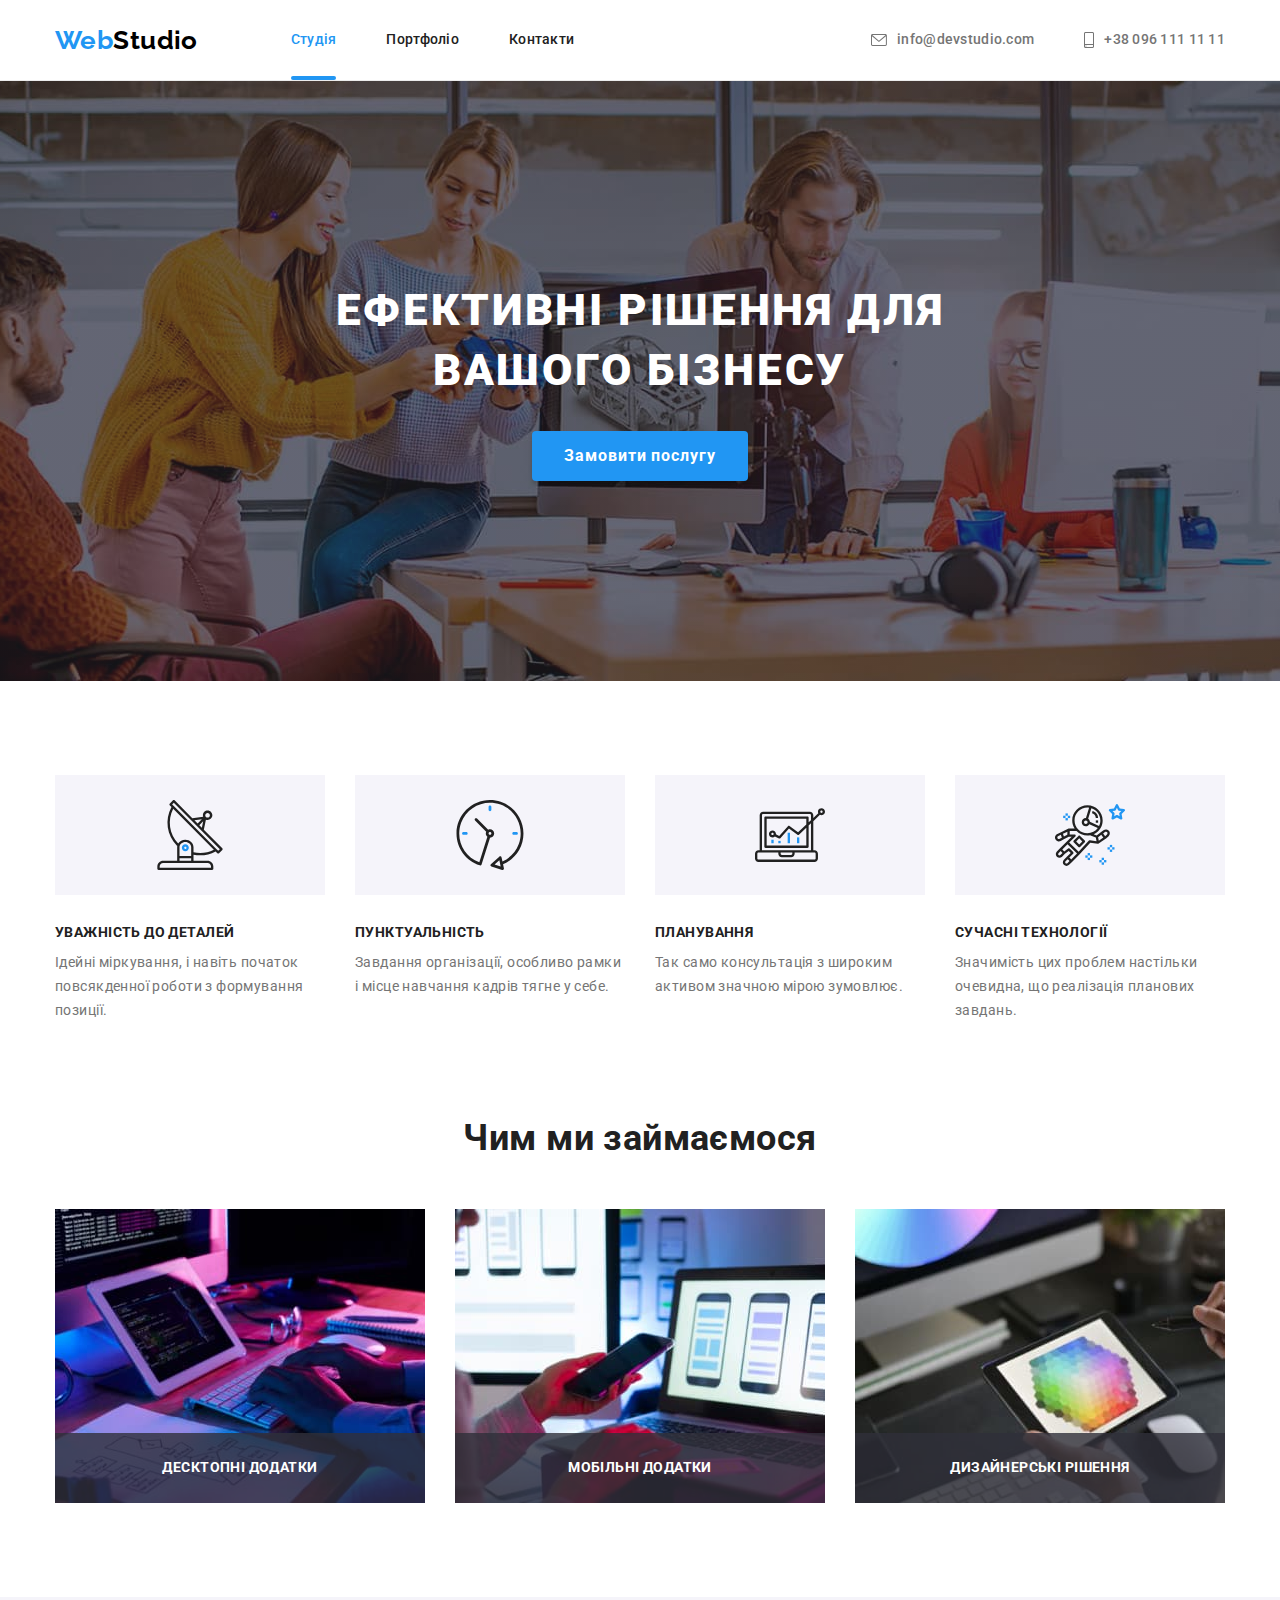
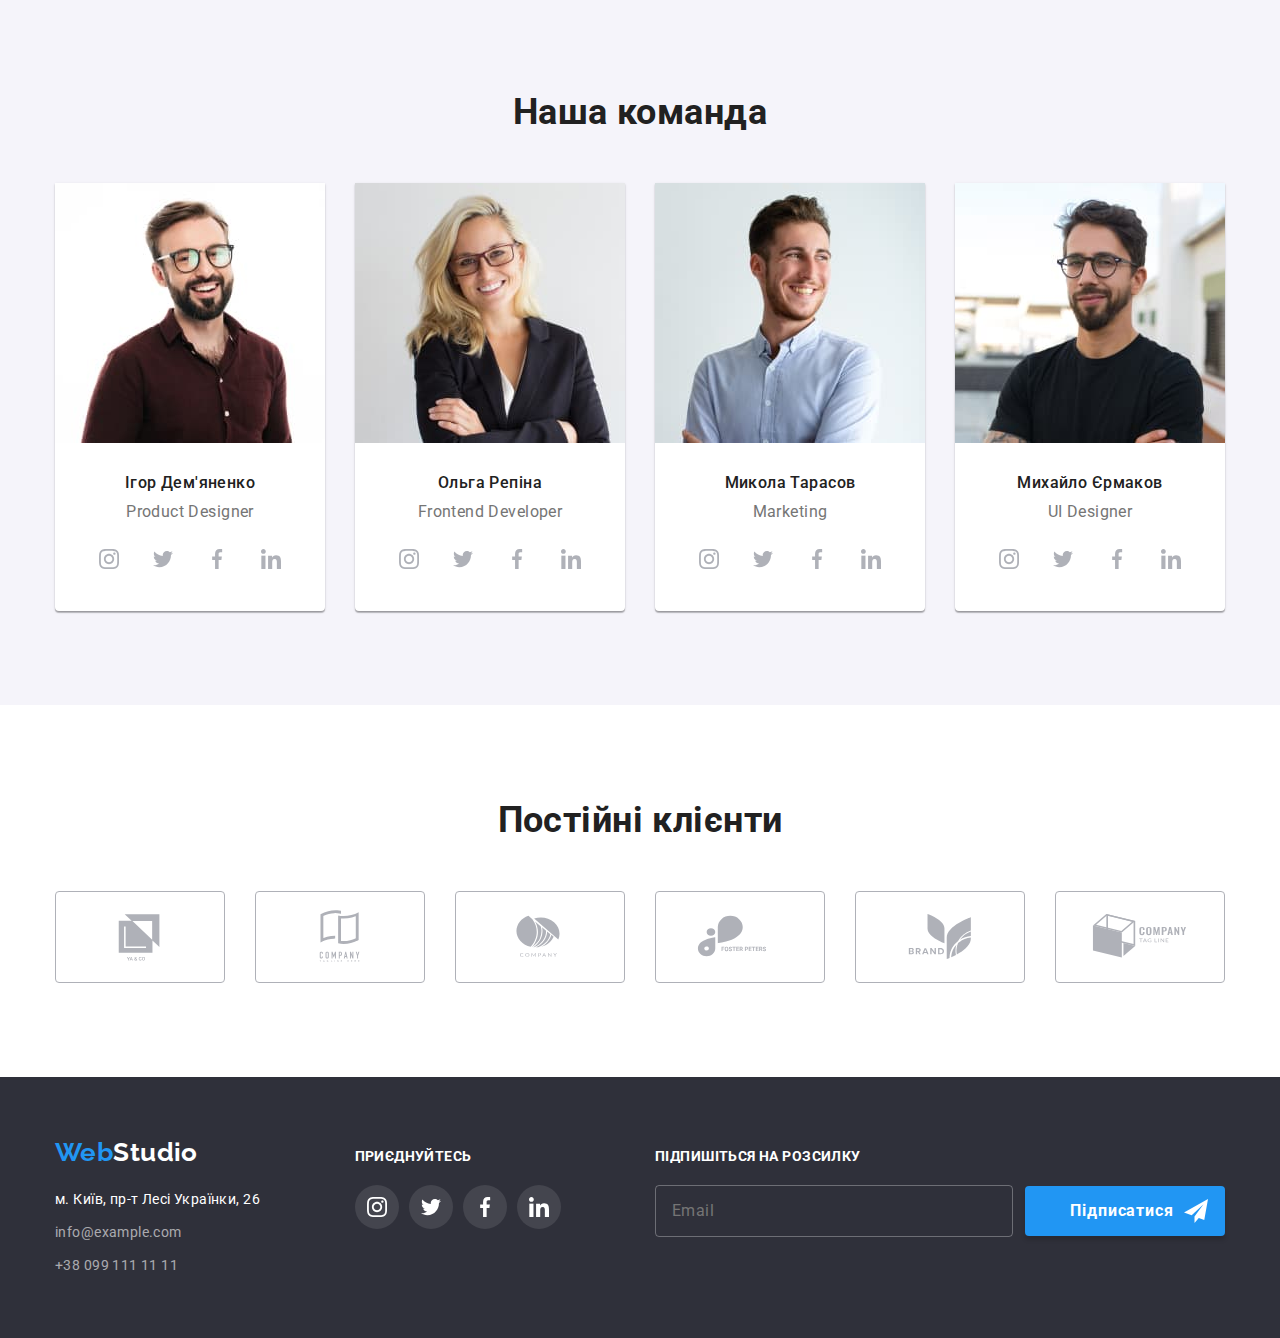
<file: index.html>
<!DOCTYPE html>
<html lang="uk">
<head>
    <meta charset="UTF-8">
    <meta http-equiv="X-UA-Compatible" content="IE=edge">
    <meta name="viewport" content="width=device-width, initial-scale=1.0">
    <title>Webstudio</title>
    <link rel="preconnect" href="https://fonts.googleapis.com">
    <link rel="preconnect" href="https://fonts.gstatic.com" crossorigin>
    <link href="https://fonts.googleapis.com/css2?family=Raleway:wght@700&family=Roboto:wght@400;500;700;900&display=swap"
        rel="stylesheet">
    <link rel="stylesheet" href="https://cdnjs.cloudflare.com/ajax/libs/modern-normalize/1.1.0/modern-normalize.min.css"> 
    <link rel="stylesheet" href="./css/main.min.css">
    <!-- <link rel="stylesheet" href="./css/styles.css"> -->

    
</head>
<body>
    <!--HEADER--> 
    <header class="page-header">
        <div class="container page-header__container">
         <nav class="page-nav">
             <a class="logo page-header__logo link" href="./index.html" lang="en">Web<span class="logo__part-header">Studio</span></a>
             <ul class="menu list">
                  <li class="menu__item">
                        <a class="menu__link link menu__link_current" href="./index.html">Студія</a>
                 </li>
                 <li class="menu__item">
                     <a class="menu__link link" href="./portfolio.html">Портфоліо</a>
                 </li>
                 <li class="menu__item">
                     <a class="menu__link link" href="">Контакти</a>
                 </li>
             </ul>
         </nav>
         <ul class="contact-list list">
               <li class="contact-list__item">
                 <a class="contact-list__link link" href="mailto:info@devstudio.com">
                    <svg class="contact-list__icon" width="16" height="12">
                        <use href="./images/sprite.svg#icon-envelope"></use>
                    </svg>
                    info@devstudio.com</a>
             </li>
             <li class="contact-list__item">
                 <a class="contact-list__link link" href="tel:+380961111111">
                    <svg class="contact-list__icon" width="10" height="16">
                        <use href="./images/sprite.svg#icon-smartphone"></use>
                    </svg>
                    +38 096 111 11 11</a>
                </li>
         </ul>
        </div>
    </header>
    
    <!--UNIQUE PAGE CONTENT-->
    <main>
        <!-- HERO -->
        <section class="hero">
            <div class="container">
            <h1 class="main-title">
                Ефективні рішення для вашого бізнесу  
            </h1>
            <button type="button" class="modal-btn" data-modal-open>Замовити послугу</button>
            </div>
        </section>

        <!-- COMPANY QUALITIES -->
        <section class="section">
            <div class="container">
            <h2 class="visually-hidden">Основні якості нашої компанії</h2> 
            <ul class="company-qualities-list list">
                <li class="company-qualities-list__item icon-antenna">
                   <h3 class="section-subtitle section-subtitle_company-qualities-subtitle">
                       Уважність до деталей 
                   </h3>
                   <p class="section-description">
                    Ідейні міркування, і навіть початок повсякденної роботи з формування позиції.
                   </p>
                </li>
                <li class="company-qualities-list__item icon-clock">
                   <h3 class="section-subtitle section-subtitle_company-qualities-subtitle">
                       Пунктуальність
                   </h3> 
                    <p class="section-description">
                     Завдання організації, особливо рамки і місце навчання кадрів тягне у себе.
                    </p>
                </li>
                <li class="company-qualities-list__item icon-diagram"> 
                   <h3 class="section-subtitle section-subtitle_company-qualities-subtitle">
                       Планування
                   </h3> 
                    <p class="section-description">
                     Так само консультація з широким активом значною мірою зумовлює.
                   </p>   
                </li>
                <li class="company-qualities-list__item icon-astronaut">
                   <h3 class="section-subtitle section-subtitle_company-qualities-subtitle">
                       Сучасні технології
                   </h3> 
                    <p class="section-description">
                    Значимість цих проблем настільки очевидна, що реалізація планових завдань.
                    </p>
                </li>
            </ul>
            </div>
        </section>

        <!-- COMPANY ACTIVITY -->
        <section class="section section_company-activity">   
            <div class="container">
            <h2 class="section-title">Чим ми займаємося</h2>
            <ul class="company-activity-list list">
                <li class="company-activity-list__item">
                    <div class="company-activity-list_thumb">
                        <img class="company-activity-list__activity-photo" src="./images/activity/activity1.jpg" alt="розробка архітектури ПЗ" width="370" height="294">
                        <p class="company-activity-list__company-label">десктопні додатки</p>
                    </div>
                </li>
                <li class="company-activity-list__item">
                    <div class="company-activity-list_thumb">
                        <img class="company-activity-list__activity-photo" src="./images/activity/activity2.jpg" alt="дизайн мобільных додатків" width="370" height="294">
                        <p class="company-activity-list__company-label">мобільні додатки</p>
                    </div>
                </li>
                <li class="company-activity-list__item">
                    <div class="company-activity-list_thumb">
                        <img class="company-activity-list__activity-photo" src="./images/activity/activity3.jpg" alt="нанесення кольорової гами" width="370" height="294">
                        <p class="company-activity-list__company-label">дизайнерські рішення</p>
                    </div>
                </li>
            </ul> 
            </div>
        </section>

        <!-- EMPLOYEES -->
        <section class="section section_employees">
            <div class="container">
            <h2 class="section-title">Наша команда</h2>
            <ul class="employees-list list">
                <li class="employees-list__item">
                    <img class="employees-list__photo" src="./images/team/ihor-demyanenko.jpg" alt="Ігор Дем'яненко" width="270" height="260">
                    <div class="employees-list-item-wrapper">
                    <h3 class="section-subtitle section-subtitle_employee-subtitle">
                        Ігор Дем'яненко
                    </h3>
                    <p class="section-description section-description_employee-description" lang="en">
                        Product Designer
                    </p>
                    <ul class="social-list list">
                        <li class="social-list__item">
                            <a class="social-list__link" href="">
                                <svg class="social-link__icon" width="20" height=20>
                                    <use href="./images/sprite.svg#icon-instagram"></use>
                                </svg>
                            </a>
                        </li>
                        <li class="social-list__item">
                            <a class="social-list__link" href="">
                                <svg class="social-link__icon" width="20" height=20>
                                    <use href="./images/sprite.svg#icon-twitter"></use>
                                </svg>
                            </a>
                        </li>
                        <li class="social-list__item">
                            <a class="social-list__link" href="">
                                <svg class="social-link__icon" width="20" height=20>
                                    <use href="./images/sprite.svg#icon-facebook"></use>
                                </svg>
                            </a>
                        </li>
                        <li class="social-list__item">
                            <a class="social-list__link" href="">
                                <svg class="social-link__icon" width="20" height=20>
                                    <use href="./images/sprite.svg#icon-linkedin"></use>
                                </svg>
                            </a>
                        </li>
                    </ul>
                    </div>
                </li>
                <li class="employees-list__item">
                    <img class="employees-photo" src="./images/team/olha-repina.jpg" alt="Ольга Репіна" width="270" height="260">
                    <div class="employees-list-item-wrapper">
                    <h3 class="section-subtitle section-subtitle_employee-subtitle">
                        Ольга Репіна
                    </h3>
                    <p class="section-description section-description_employee-description" lang="en">
                        Frontend Developer
                    </p>
                    <ul class="social-list list">
                        <li class="social-list__item">
                            <a class="social-list__link" href="">
                                <svg class="social-link__icon" width="20" height=20>
                                    <use href="./images/sprite.svg#icon-instagram"></use>
                                </svg>
                            </a>
                        </li>
                        <li class="social-list__item">
                            <a class="social-list__link" href="">
                                <svg class="social-link__icon" width="20" height=20>
                                    <use href="./images/sprite.svg#icon-twitter"></use>
                                </svg>
                            </a>
                        </li>
                        <li class="social-list__item">
                            <a class="social-list__link" href="">
                                <svg class="social-link__icon" width="20" height=20>
                                    <use href="./images/sprite.svg#icon-facebook"></use>
                                </svg>
                            </a>
                        </li>
                        <li class="social-list__item">
                            <a class="social-list__link" href="">
                                <svg class="social-link__icon" width="20" height=20>
                                    <use href="./images/sprite.svg#icon-linkedin"></use>
                                </svg>
                            </a>
                        </li>
                    </ul>
                    </div>
                </li>
                <li class="employees-list__item">
                    <img class="employees-photo" src="./images/team/nikolay-tarasov.jpg" alt="Микола Тарасов" width="270" height="260">
                    <div class="employees-list-item-wrapper">
                    <h3 class="section-subtitle section-subtitle_employee-subtitle">
                        Микола Тарасов
                    </h3>
                    <p class="section-description section-description_employee-description" lang="en">
                        Marketing
                    </p>
                    <ul class="social-list list">
                        <li class="social-list__item">
                            <a class="social-list__link" href="">
                                <svg class="social-link__icon" width="20" height=20>
                                    <use href="./images/sprite.svg#icon-instagram"></use>
                                </svg>
                            </a>
                        </li>
                        <li class="social-list__item">
                            <a class="social-list__link" href="">
                                <svg class="social-link__icon" width="20" height=20>
                                    <use href="./images/sprite.svg#icon-twitter"></use>
                                </svg>
                            </a>
                        </li>
                        <li class="social-list__item">
                            <a class="social-list__link" href="">
                                <svg class="social-link__icon" width="20" height=20>
                                    <use href="./images/sprite.svg#icon-facebook"></use>
                                </svg>
                            </a>
                        </li>
                        <li class="social-list__item">
                            <a class="social-list__link" href="">
                                <svg class="social-link__icon" width="20" height=20>
                                    <use href="./images/sprite.svg#icon-linkedin"></use>
                                </svg>
                            </a>
                        </li>
                    </ul>
                    </div>
                </li>
                <li class="employees-list__item">
                    <img class="employees-photo" src="./images/team/myhail-yermakov.jpg" alt="Михайло Єрмаков" width="270" height="260">
                    <div class="employees-list-item-wrapper">
                    <h3 class="section-subtitle section-subtitle_employee-subtitle">
                        Михайло Єрмаков
                    </h3>
                    <p class="section-description section-description_employee-description" lang="en">
                        UI Designer
                    </p>
                    <ul class="social-list list">
                        <li class="social-list__item">
                            <a class="social-list__link" href="">
                                <svg class="social-link__icon" width="20" height=20>
                                    <use href="./images/sprite.svg#icon-instagram"></use>
                                </svg>
                            </a>
                        </li>
                        <li class="social-list__item">
                            <a class="social-list__link" href="">
                                <svg class="social-link__icon" width="20" height=20>
                                    <use href="./images/sprite.svg#icon-twitter"></use>
                                </svg>
                            </a>
                        </li>
                        <li class="social-list__item">
                            <a class="social-list__link" href="">
                                <svg class="social-link__icon" width="20" height=20>
                                    <use href="./images/sprite.svg#icon-facebook"></use>
                                </svg>
                            </a>
                        </li>
                        <li class="social-list__item">
                            <a class="social-list__link" href="">
                                <svg class="social-link__icon" width="20" height=20>
                                    <use href="./images/sprite.svg#icon-linkedin"></use>
                                </svg>
                            </a>
                        </li>
                    </ul>
                    </div>
                </li>
            </ul>
            </div>
        </section>  
        
        <section class="section">
            <div class="container">
            <h2 class="section-title">
                Постійні клієнти
            </h2>
            <ul class="regular-customers-list list">
                <li class="regular-customers-list__item">
                    <a class="regular-customers-list__link" href="">
                        <svg class="regular-customers-link__icon" width="106" height="60">
                            <use href="./images/sprite.svg#icon-logo1"></use>
                        </svg>
                    </a>
                </li>
                <li class="regular-customers-list__item">
                    <a class="regular-customers-list__link" href="">
                        <svg class="regular-customers-link__icon" width="106" height="60">
                            <use href="./images/sprite.svg#icon-logo2""></use>
                        </svg>
                    </a>
                </li>
                <li class="regular-customers-list__item">
                    <a class="regular-customers-list__link" href="">
                        <svg class="regular-customers-link__icon" width="106" height="60">
                            <use href="./images/sprite.svg#icon-logo3"></use>
                        </svg>
                    </a>
                </li>
                <li class="regular-customers-list__item">
                    <a class="regular-customers-list__link" href="">
                        <svg class="regular-customers-link__icon" width="106" height="60">
                            <use href="./images/sprite.svg#icon-logo4"></use>
                        </svg>
                    </a>
                </li>
                <li class="regular-customers-list__item">
                    <a class="regular-customers-list__link" href="">
                        <svg class="regular-customers-link__icon" width="106" height="60">
                            <use href="./images/sprite.svg#icon-logo5"></use>
                        </svg>
                    </a>
                </li>
                <li class="regular-customers-list__item">
                    <a class="regular-customers-list__link" href="">
                        <svg class="regular-customers-link__icon" width="106" height="60">
                            <use href="./images/sprite.svg#icon-logo6"></use>
                        </svg>
                    </a>
                </li>
            </ul>
            </div>
        </section>
    </main>

    <!--FOOTER-->
    <footer class="page-footer">
        <div class="container page-footer__container">           
                <div class="contact-container">
                    <a class="logo page-footer__logo link" href="./index.html" lang="en">Web<span class="logo__part-footer">Studio</span></a>
                    <address class="contact-footer-list">
                        <ul class="address-list list">
                            <li class="address-list__item">
                                <a class="address-list__link map link" href="https://goo.gl/maps/JqsKjMhWEJc1FXKQ9" target="_blank"
                                rel="noopener noreferrer">м. Київ, пр-т Лесі Українки, 26</a>
                            </li>
                            <li class="address-list__item">
                             <a class="address-list__link link" href="mailto:info@example.com">info@example.com</a>
                            </li>
                         <li class="address-list__item">
                             <a class="address-list__link link" href="tel:+380991111111">+38 099 111 11 11</a>
                         </li>
                        </ul>
                    </address>
                </div>
                <div class="social-media-container">
                  <p class="social-media-subtitle"> 
                    приєднуйтесь
                  </p> 
                  <ul class="social-media-list list">
                    <li class="social-media-list__item">
                        <a class="social-media-list__link" href="">
                            <svg class="social-media-list__icon" width="20" height="20">
                                <use href="./images/sprite.svg#icon-instagram" ></use>
                            </svg>
                        </a>
                    </li>
                    <li class="social-media-list__item">
                        <a class="social-media-list__link" href="">
                            <svg class="social-media-list__icon" width="20" height="20">
                                <use href="./images/sprite.svg#icon-twitter"></use>
                            </svg>
                        </a>
                    </li>
                    <li class="social-media-list__item">
                        <a class="social-media-list__link" href="">
                            <svg class="social-media-list__icon" width="20" height="20">
                                <use href="./images/sprite.svg#icon-facebook"></use>
                            </svg>
                        </a>
                    </li>
                    <li class="social-media-list__item"> 
                        <a class="social-media-list__link" href="">
                            <svg class="social-media-list__icon" width="20" height="20">
                                <use href="./images/sprite.svg#icon-linkedin"></use>
                            </svg>
                        </a>
                    </li>
                  </ul> 
                </div>
                <div class="subscription-container">
                    <p class="social-media-subtitle">підпишіться на розсилку</p>
                    <form class="subscription-form" name="subscription_form" autocomplete="on" novalidate>
                        <label class="subscription-form__field">
                            <input class="subscription-form__input" type="email" name="email" placeholder="Email">
                        </label>
                        <button class="modal-btn modal-btn_subscription-btn" type="submit">
                            Підписатися
                        </button>
                    </form>
                </div>
        </div>
    </footer>

    <div class="backdrop is-hidden" data-modal>
        <div class="modal">
            <button type="button" class="modal-close-btn" data-modal-close>
                <svg class="modal-close-btn-icon" width="18" height="18">
                    <use href="./images/sprite.svg#icon-close-modal"></use>
                </svg>
            </button>
            
                <p class="form-title">Залиште свої дані, ми вам передзвонимо</p>
                <form class="contact-form">
                    <label class="contact-form__field">
                        <span class="contact-form-input-desc">Ім'я</span>
                        <span class="contact-form-wrapper">
                        <input 
                        type="text" 
                        class="contact-form-input" 
                        name="user-name"
                        pattern="[a-zA-Zа-яА-Я]+"
                        minlength="2">
                        <svg class="contact-form-input-icon" width="18" height="18">
                            <use href="./images/icons.svg#icon-person-black"></use>
                        </svg>
                        </span>
                    </label>
                    <label class="contact-form__field">
                    <span class="contact-form-input-desc">Телефон</span>
                    <span class="contact-form-wrapper">
                        <input 
                        type="tel" 
                        class="contact-form-input" 
                        name="user-phone"
                        pattern="[0-9]{3}-[0-9]{3}-[0-9]{2}-[0-9]{2}"
                        title="xxx-xxx-xx-xx">
                        <svg class="contact-form-input-icon" width="18" height="18">
                            <use href="./images/icons.svg#icon-phone-black"></use>
                        </svg>
                        </span>
                    </label>
                    <label class="contact-form__field">
                    <span class="contact-form-input-desc">Пошта</span>
                    <span class="contact-form-wrapper">
                        <input 
                        type="email" 
                        class="contact-form-input" 
                        name="user-email">
                        <svg class="contact-form-input-icon" width="18" height="18">
                            <use href="./images/icons.svg#icon-email-black"></use>
                        </svg>
                        </span>
                    </label>
                    <label class="contact-form-text-area">
                        <span class="contact-form-input-desc">Коментар</span>
                        <textarea 
                        name="user-comment" 
                        class="contact-form-message" 
                        placeholder="Введіть текст" 
                        ></textarea>
                    </label>

                    <input id="user-policy" type="checkbox" name="user_policy" class="contact-form-checkbox visually-hidden">      
                    <label for="user-policy" class="contact-form-checkbox-desc"
                       >Погоджуюся з розсилкою та приймаю&nbsp;<a class="user-policy-link" href="#">Умови договору</a>
                    </label>
                    
                    <button type="submit" class="modal-btn modal-btn_contact-form-btn">
                    Відправити
                    </button>
                </form>
  

    <script src="./js/modal.js"></script>
</body>
</html>
</file>
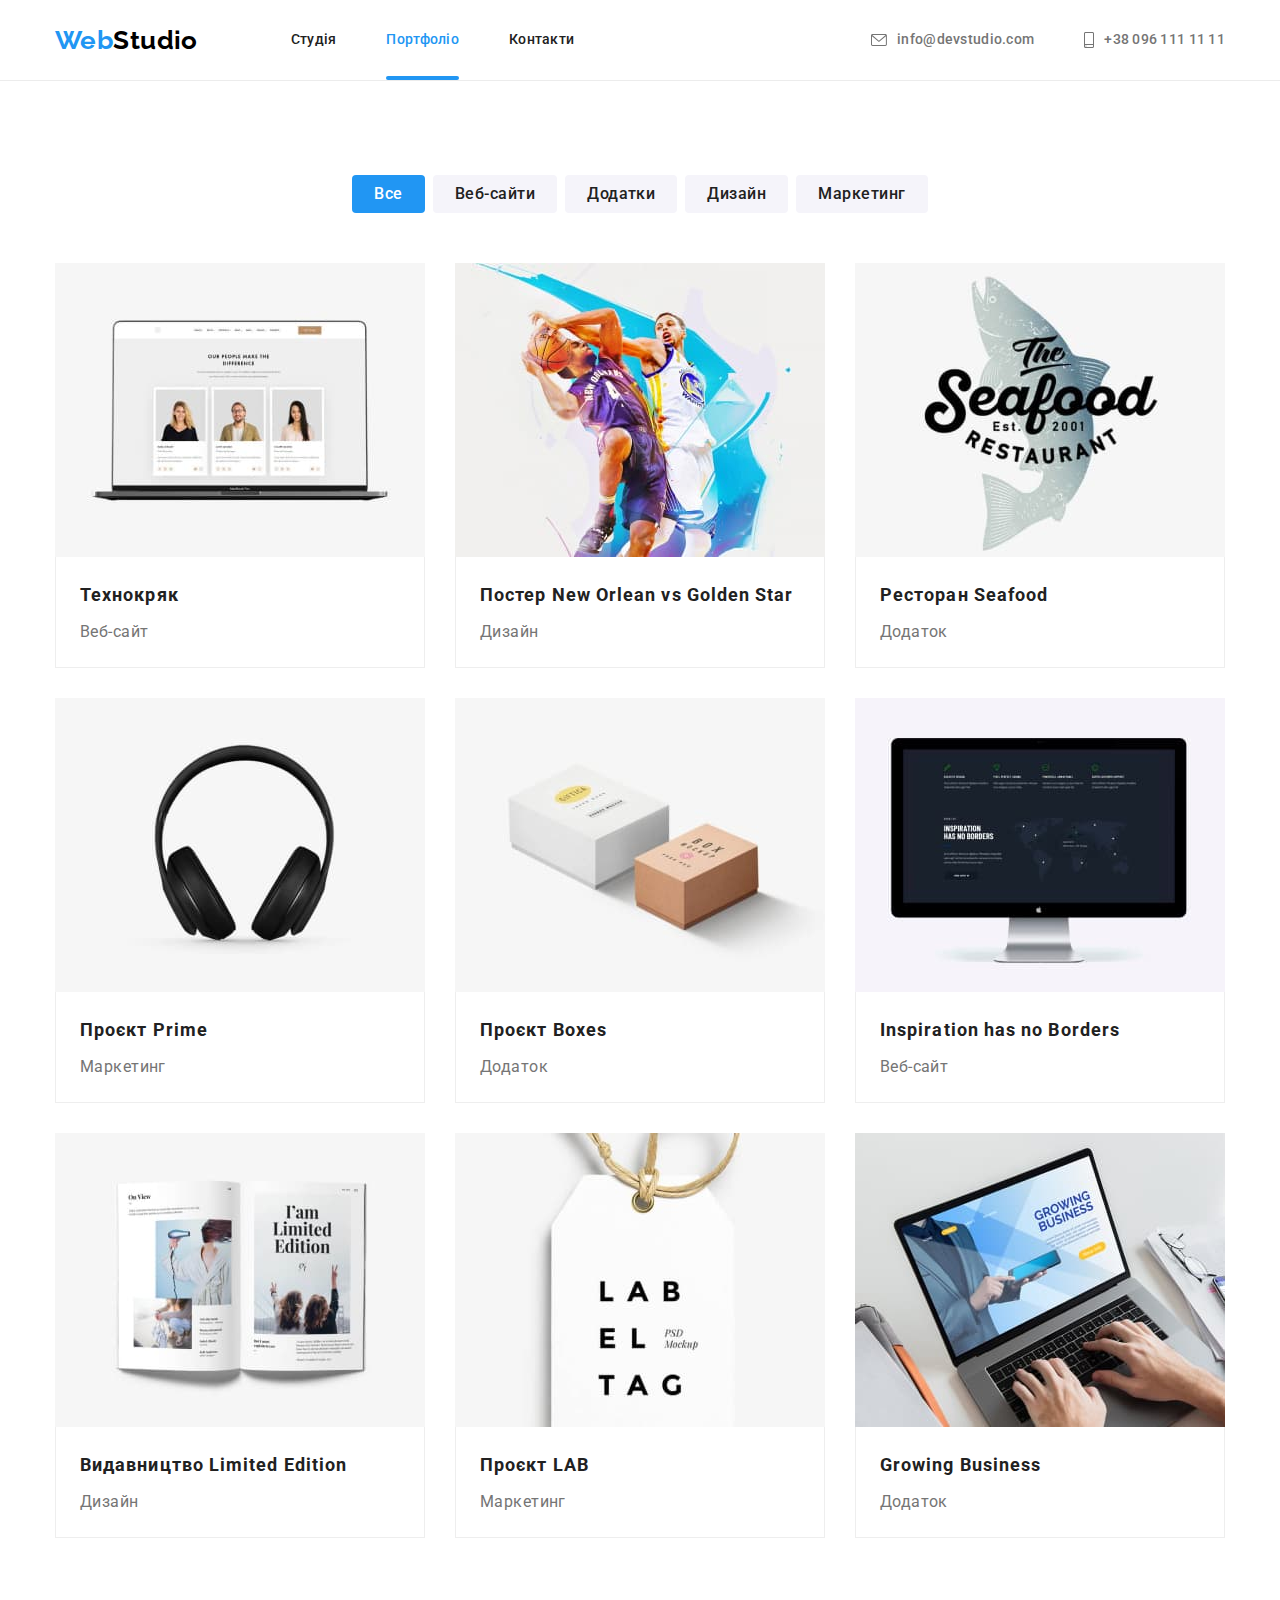
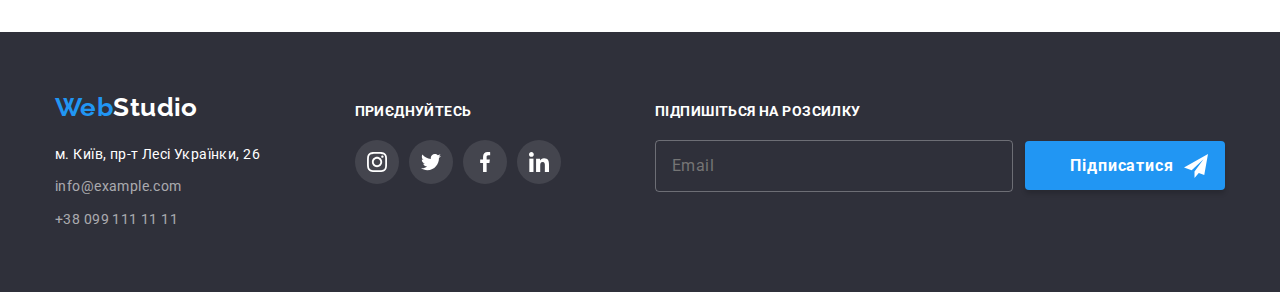
<file: portfolio.html>
<!DOCTYPE html>
<html lang="uk">
<head>
    <meta charset="UTF-8">
    <meta http-equiv="X-UA-Compatible" content="IE=edge">
    <meta name="viewport" content="width=device-width, initial-scale=1.0">
    <title>Portfolio</title>
    <link rel="preconnect" href="https://fonts.googleapis.com">
    <link rel="preconnect" href="https://fonts.gstatic.com" crossorigin>
    <link href="https://fonts.googleapis.com/css2?family=Raleway:wght@700&family=Roboto:wght@400;500;700;900&display=swap"
        rel="stylesheet">
    <link rel="stylesheet" href="https://cdnjs.cloudflare.com/ajax/libs/modern-normalize/1.1.0/modern-normalize.min.css">
    <link rel="stylesheet" href="./css/main.min.css">
    <!-- <link rel="stylesheet" href="./css/styles.css"> -->
</head>
<body>
    <!--HEADER-->
    <header class="page-header">
        <div class="container page-header__container">
            <nav class="page-nav">
                <a class="logo page-header__logo link" href="./index.html" lang="en">Web<span class="logo__part-header">Studio</span></a>
                <ul class="menu list">
                    <li class="menu__item">
                        <a class="menu__link link" href="./index.html">Студія</a>
                    </li>
                    <li class="menu__item">
                        <a class="menu__link link menu__link_current" href="./portfolio.html">Портфоліо</a>
                    </li>
                    <li class="menu__item">
                        <a class="menu__link link" href="">Контакти</a>
                    </li>
                </ul>
            </nav>
            <ul class="contact-list list">
                <li class="contact-list__item">
                    <a class="contact-list__link link" href="mailto:info@devstudio.com">
                        <svg class="contact-list__icon" width="16" height="12">
                            <use href="./images/sprite.svg#icon-envelope"></use>
                        </svg>
                        info@devstudio.com</a>
                </li>
                <li class="contact-list__item">
                    <a class="contact-list__link link" href="tel:+380961111111">
                        <svg class="contact-list__icon" width="10" height="16">
                            <use href="./images/sprite.svg#icon-smartphone"></use>
                        </svg>
                        +38 096 111 11 11</a>
                </li>
            </ul>
        </div>
    </header>
    <!--UNIQUE PAGE CONTENT-->
    <main>
    <!-- COMPANY-PRODUCTS -->
     <section class="section">
        <div class="container">
         <h1 class="visually-hidden">Різновиди наших робіт</h1>  
        <ul class="company-products-list list">
            <li class="classification-type">
                <button class="choice-btn  current-button" type="button">
                    Все
                </button>
            </li>
            <li class="classification-type">
                <button class="choice-btn">
                    Веб-сайти
                </button>
            </li>
            <li class="classification-type">
                <button class="choice-btn">
                    Додатки
                </button>
            </li>
            <li class="classification-type"> 
                <button class="choice-btn">
                    Дизайн
                </button>
            </li>
            <li class="classification-type">
                <button class="choice-btn">
                    Маркетинг
                </button>
            </li>
        </ul> 
        
        <ul class="portfolio-list list">
            <li class="portfolio-list-item">
                <a class="portfolio-list-item-link" href="">
                    <div class="portfolio-img-wrapper">
                        <img src="./images/portfolio/portfolio1.jpg" alt="Технокряк" width="370" height="294">
                        <p class="overlay">
                        Ресурс пропонує комплексні пропозиції з різним рівнем функціоналу та сервісів. Все це дозволить відвідувачу отримати
                        вичерпні відомості про компанію чи приватну особу.
                        </p>
                    </div>
                    <div class="portfolio-list-item-wrapper">
                        <h2 class="section-title portfolio-title">
                    Технокряк
                        </h2>
                        <p class="section-description portfolio-description">
                    Веб-сайт
                        </p>
                     </div>
                </a>
            </li>
            <li class="portfolio-list-item">
                <a class="portfolio-list-item-link" href="">
                    <div class="portfolio-img-wrapper">
                        <img src="./images/portfolio/portfolio2.jpg" alt="Постер New Orlean vs Golden Star" width="370" height="294">
                        <p class="overlay">
                            Ресурс пропонує комплексні пропозиції з різним рівнем функціоналу та сервісів. Все це дозволить відвідувачу отримати
                            вичерпні відомості про компанію чи приватну особу.
                        </p>
                    </div>
                     <div class="portfolio-list-item-wrapper">
                        <h2 class="section-title portfolio-title">
                    Постер <span lang="en">New Orlean vs Golden Star</span> 
                        </h2>
                        <p class="section-description portfolio-description">
                    Дизайн
                        </p>
                     </div>
                </a>
            </li>
            <li class="portfolio-list-item">
                <a class="portfolio-list-item-link" href="">
                    <div class="portfolio-img-wrapper">
                        <img src="./images/portfolio/portfolio3.jpg" alt="Ресторан Seafood" width="370" height="294">
                        <p class="overlay">
                            Ресурс пропонує комплексні пропозиції з різним рівнем функціоналу та сервісів. Все це дозволить відвідувачу отримати
                            вичерпні відомості про компанію чи приватну особу.
                        </p>
                    </div>
                    <div class="portfolio-list-item-wrapper">
                        <h2 class="section-title portfolio-title">
                    Ресторан <span>Seafood</span> 
                        </h2>
                        <p class="section-description portfolio-description">
                    Додаток
                        </p>
                    </div>
                </a>
            </li>
            <li class="portfolio-list-item">
                <a class="portfolio-list-item-link" href="">
                    <div class="portfolio-img-wrapper">
                        <img src="./images/portfolio/portfolio4.jpg" alt="Ресторан Seafood" width="370" height="294">
                        <p class="overlay">
                            Ресурс пропонує комплексні пропозиції з різним рівнем функціоналу та сервісів. Все це дозволить відвідувачу
                            отримати
                            вичерпні відомості про компанію чи приватну особу.
                        </p>
                    </div>
                    <div class="portfolio-list-item-wrapper">
                        <h2 class="section-title portfolio-title">
                    Проєкт <span lang="en">Prime</span> 
                        </h2>
                        <p class="section-description portfolio-description">
                    Маркетинг
                        </p>
                     </div>
                </a>
            </li>
            <li class="portfolio-list-item">
                <a class="portfolio-list-item-link" href="">
                    <div class="portfolio-img-wrapper">
                        <img src="./images/portfolio/portfolio5.jpg" alt="Ресторан Seafood" width="370" height="294">
                        <p class="overlay">
                            Ресурс пропонує комплексні пропозиції з різним рівнем функціоналу та сервісів. Все це дозволить відвідувачу
                            отримати
                            вичерпні відомості про компанію чи приватну особу.
                        </p>
                    </div>
                     <div class="portfolio-list-item-wrapper">
                        <h2 class="section-title portfolio-title">
                    Проєкт <span lang="en">Boxes</span>  
                        </h2>
                        <p class="section-description portfolio-description">
                    Додаток
                        </p>
                     </div>
                </a>
            </li>
            <li class="portfolio-list-item">
                <a class="portfolio-list-item-link" href="">
                    <div class="portfolio-img-wrapper">
                        <img src="./images/portfolio/portfolio6.jpg" alt="Ресторан Seafood" width="370" height="294">
                        <p class="overlay">
                            Ресурс пропонує комплексні пропозиції з різним рівнем функціоналу та сервісів. Все це дозволить відвідувачу
                            отримати
                            вичерпні відомості про компанію чи приватну особу.
                        </p>
                    </div>
                     <div class="portfolio-list-item-wrapper">
                         <h2 class="section-title portfolio-title" lang="en">
                    Inspiration has no Borders
                         </h2>
                         <p class="section-description portfolio-description">
                    Веб-сайт
                         </p>
                     </div>
                </a>
            </li>
            <li class="portfolio-list-item">
                <a class="portfolio-list-item-link" href="">
                    <div class="portfolio-img-wrapper">
                        <img src="./images/portfolio/portfolio7.jpg" alt="Ресторан Seafood" width="370" height="294">
                        <p class="overlay">
                            Ресурс пропонує комплексні пропозиції з різним рівнем функціоналу та сервісів. Все це дозволить відвідувачу
                            отримати
                            вичерпні відомості про компанію чи приватну особу.
                        </p>
                    </div>
                    <div class="portfolio-list-item-wrapper">
                        <h2 class="section-title portfolio-title">
                    Видавництво <span lang="en">Limited Edition</span> 
                         </h2>
                         <p class="section-description portfolio-description">
                    Дизайн
                         </p>
                     </div>
                </a>
            </li>
            <li class="portfolio-list-item">
                <a class="portfolio-list-item-link" href="">
                    <div class="portfolio-img-wrapper">
                        <img src="./images/portfolio/portfolio8.jpg" alt="Ресторан Seafood" width="370" height="294">
                        <p class="overlay">
                            Ресурс пропонує комплексні пропозиції з різним рівнем функціоналу та сервісів. Все це дозволить відвідувачу
                            отримати
                            вичерпні відомості про компанію чи приватну особу.
                        </p>
                    </div>
                    <div class="portfolio-list-item-wrapper">
                        <h2 class="section-title portfolio-title">
                    Проєкт <span lang="en">LAB</span> 
                        </h2>
                         <p class="section-description portfolio-description">
                    Маркетинг
                        </p>
                     </div>
                </a>
            </li>
            <li class="portfolio-list-item">
                <a class="portfolio-list-item-link" href="">
                <div class="portfolio-img-wrapper">
                    <img src="./images/portfolio/portfolio9.jpg" alt="Ресторан Seafood" width="370" height="294">
                    <p class="overlay">
                        Ресурс пропонує комплексні пропозиції з різним рівнем функціоналу та сервісів. Все це дозволить відвідувачу
                        отримати
                        вичерпні відомості про компанію чи приватну особу.
                    </p>
                </div>
                    <div class="portfolio-list-item-wrapper">
                        <h2 class="section-title portfolio-title" lang="en">
                    Growing Business
                        </h2>
                         <p class="section-description portfolio-description">
                    Додаток
                        </p>
                     </div>
                </a>
            </li>
        </ul>
        </div>
     </section>   
    </main>
    <!-- FOOTER -->
<footer class="page-footer">
    <div class="container page-footer__container">
        <div class="contact-container">
            <a class="logo page-footer__logo link" href="./index.html" lang="en">Web<span
                    class="logo__part-footer">Studio</span></a>
            <address class="contact-footer-list">
                <ul class="address-list list">
                    <li class="address-list__item">
                        <a class="address-list__link map link" href="https://goo.gl/maps/JqsKjMhWEJc1FXKQ9"
                            target="_blank" rel="noopener noreferrer">м. Київ, пр-т Лесі Українки, 26</a>
                    </li>
                    <li class="address-list__item">
                        <a class="address-list__link link" href="mailto:info@example.com">info@example.com</a>
                    </li>
                    <li class="address-list__item">
                        <a class="address-list__link link" href="tel:+380991111111">+38 099 111 11 11</a>
                    </li>
                </ul>
            </address>
        </div>
        <div class="social-media-container">
            <p class="social-media-subtitle">
                приєднуйтесь
            </p>
            <ul class="social-media-list list">
                <li class="social-media-list__item">
                    <a class="social-media-list__link" href="">
                        <svg class="social-media-list__icon" width="20" height="20">
                            <use href="./images/sprite.svg#icon-instagram"></use>
                        </svg>
                    </a>
                </li>
                <li class="social-media-list__item">
                    <a class="social-media-list__link" href="">
                        <svg class="social-media-list__icon" width="20" height="20">
                            <use href="./images/sprite.svg#icon-twitter"></use>
                        </svg>
                    </a>
                </li>
                <li class="social-media-list__item">
                    <a class="social-media-list__link" href="">
                        <svg class="social-media-list__icon" width="20" height="20">
                            <use href="./images/sprite.svg#icon-facebook"></use>
                        </svg>
                    </a>
                </li>
                <li class="social-media-list__item">
                    <a class="social-media-list__link" href="">
                        <svg class="social-media-list__icon" width="20" height="20">
                            <use href="./images/sprite.svg#icon-linkedin"></use>
                        </svg>
                    </a>
                </li>
            </ul>
        </div>
        <div class="subscription-container">
            <p class="social-media-subtitle">підпишіться на розсилку</p>
            <form class="subscription-form" name="subscription_form" autocomplete="on" novalidate>
                <label class="subscription-form__field">
                    <input class="subscription-form__input" type="email" name="email" placeholder="Email">
                </label>
                <button class="modal-btn modal-btn_subscription-btn" type="submit">
                    Підписатися
                </button>
            </form>
        </div>
    </div>
</footer>
</body>
</html>
</file>
<file: css/main.min.css>
:root{--accent-color: #2196F3;--primary-font: "Roboto", sans-serif;--secondary-font: "Raleway", sans-serif;--primary-text-color: #212121;--secondary-text-color: #757575;--third-text-color: #fff;--logo-header-text-color: #000000;--logo-footer-text-color: #ffffff;--page-dominated-background-color: #ffffff;--page-background-color: #2F303A;--page-background-color2: #F5F4FA;--hero-background-color: #C4C4C4;--studio-button-text-color: #ffffff;--studio-button-background-color: #2196F3;--studio-state-button-background-color: #188CE8;--portfolio-button-text-color: #212121;--portfolio-button-background-color: #F5F4FA;--portfolio-state-button-background-color: #188CE8;--portfolio-state-button-text-color: #ffffff;--main-title-text-color: #ffffff;--map-text-color: #ffffff;--icon-link-color: #AFB1B8;--current-portfolio-button-background-color: #2196F3;--current-portfolio-button-text-color: #ffffff;--address-link-text-color: rgba(255, 255, 255, 0.6);--modal-close-btn-color: #000000;--transition-dur-and-func: 250ms cubic-bezier(0.4, 0, 0.2, 1)}.visually-hidden{position:absolute;width:1px;height:1px;margin:-1px;border:0;padding:0;white-space:nowrap;clip-path:inset(100%);clip:rect(0 0 0 0);overflow:hidden}body{font-family:var(--primary-font);color:var(--primary-text-color);background-color:var(--page-dominated-background-color);font-size:14px;letter-spacing:.03em}h1,h2,h3,h4,h5,h6,p{margin:0}img{display:block;max-width:100%;height:auto}address{font-style:normal}button{display:block;margin:0 auto;cursor:pointer;border:none;border-radius:4px}.list{list-style:none;margin:0;padding-left:0}.link{text-decoration:none}.section{padding-top:94px;padding-bottom:94px}.container{width:1200px;padding:0 15px;margin:0 auto}.modal-btn{min-width:216px;padding:10px 32px;font-weight:700;font-size:16px;line-height:1.87;letter-spacing:.06em;color:var(--studio-button-text-color);background-color:var(--studio-button-background-color);box-shadow:0px 4px 4px rgba(0,0,0,.15);transition:background-color var(--transition-dur-and-func)}.modal-btn:hover,.modal-btn:focus{background-color:var(--studio-state-button-background-color)}.logo{font-family:var(--secondary-font);font-weight:700;font-size:26px;line-height:1.19;color:var(--accent-color)}.section-title{margin-bottom:50px;font-weight:700;font-size:36px;line-height:1.17;color:var(--primary-text-color);text-align:center}.section-subtitle{margin-bottom:10px;font-size:14px;font-weight:500;line-height:1.19;color:var(--primary-text-color)}.section-description{line-height:1.71;color:var(--secondary-text-color)}.backdrop{position:fixed;top:0;left:0;z-index:100;opacity:1;visibility:visible;width:100%;height:100%;background-color:rgba(0,0,0,.2);transition:opacity var(--transition-dur-and-func),visibility var(--transition-dur-and-func)}.backdrop.is-hidden{opacity:0;visibility:hidden;pointer-events:none}.modal{position:absolute;top:50%;left:50%;transform:translate(-50%, -50%);width:528px;height:581px;padding:40px;background-color:var(--page-dominated-background-color);box-shadow:0px 1px 3px rgba(0,0,0,.12),0px 1px 1px rgba(0,0,0,.14),0px 2px 1px rgba(0,0,0,.2);border-radius:4px}.modal-close-btn{position:absolute;top:8px;right:8px;padding:0;display:flex;justify-content:center;align-items:center;width:30px;height:30px;border-radius:50%;background-color:rgba(0,0,0,0);border:1px solid rgba(0,0,0,.1);color:var(--modal-close-btn-color);transition:color var(--transition-dur-and-func),border-color var(--transition-dur-and-func)}.modal-close-btn:hover,.modal-close-btn:focus{border-color:var(--accent-color);color:var(--accent-color)}.modal-close-btn-icon{fill:currentColor}.contact-form{display:flex;flex-direction:column}.form-title{margin-bottom:12px;font-size:20px;line-height:1.17;font-weight:700;letter-spacing:.03em;text-align:center;color:var(--primary-text-color)}.contact-form-input{width:100%;height:40px;padding-left:42px;border:1px solid rgba(33,33,33,.2);border-radius:4px;font-size:16px;transition:border-color var(--transition-dur-and-func)}.contact-form-input:focus{border-color:var(--accent-color);outline:none}.contact-form-input-icon{position:absolute;top:50%;left:12px;transform:translateY(-50%);fill:var(--primary-text-color);transition:fill var(--transition-dur-and-func)}.contact-form-input:focus+.contact-form-input-icon{fill:var(--accent-color)}.contact-form__field{margin-bottom:10px}.contact-form-text-area{margin-bottom:20px}.contact-form-input-desc{display:block;margin-bottom:4px;font-size:12px;line-height:1.16;letter-spacing:.01em;color:var(--secondary-text-color)}.contact-form-wrapper{display:block;position:relative}.modal-btn_contact-form-btn{min-width:200px;padding:10px 52px;text-align:center}.contact-form-message{resize:none;width:100%;height:120px;padding:12px 16px;font-size:12px;font-weight:400;line-height:1.16;letter-spacing:.01em;color:var(--primary-text-color);border:1px solid rgba(33,33,33,.2);border-radius:4px;transition:border-color var(--transition-dur-and-func)}.contact-form-message::placeholder{font-size:12px;font-weight:400;line-height:1.16;letter-spacing:.01em;color:rgba(117,117,117,.5)}.contact-form-message:focus{outline:none;border-color:var(--accent-color)}.contact-form-checkbox{width:16px;height:15px;padding:0}.contact-form-checkbox-desc{display:flex;align-items:center;justify-content:center;margin-bottom:30px;color:var(--secondary-text-color);line-height:1.71}.contact-form-checkbox-desc::before{content:"";display:block;margin-right:7px;width:16px;height:15px;cursor:pointer;border:2px solid var(--primary-text-color);border-radius:2px}.contact-form-checkbox:checked+.contact-form-checkbox-desc::before{background-color:var(--accent-color);background-image:url("../images/icon-check.svg");background-position:50% 50%;background-repeat:no-repeat;border:none}.contact-form-checkbox:focus+.contact-form-checkbox-desc::before{border:none;outline:1px solid var(--accent-color)}.user-policy-link{color:var(--accent-color)}.page-header{border-bottom:1px solid #ececec}.page-header__container{display:flex;align-items:center}.page-nav{display:flex;align-items:center}.page-header__logo{margin-right:93px}.menu{display:flex;align-items:center}.contact-list{display:flex;margin-left:auto}.menu__item:not(:last-child){margin-right:50px}.logo__part-header{color:var(--logo-header-text-color)}.menu__link{font-weight:500;line-height:1.14;letter-spacing:.02em;color:var(--primary-text-color);transition:color var(--transition-dur-and-func)}.menu__link:hover,.menu__link:focus{color:var(--accent-color)}.menu .link{display:block;padding-top:32px;padding-bottom:32px}.menu .link.menu__link_current{color:var(--accent-color)}.menu__link_current{position:relative}.menu__link_current::after{content:"";position:absolute;left:0;bottom:0;display:block;width:100%;height:4px;background-color:var(--accent-color);border-radius:2px}.contact-list__item:not(:last-child){margin-right:50px}.contact-list__link{display:flex;align-items:center;padding-top:32px;padding-bottom:32px;font-weight:500;line-height:1.14;letter-spacing:.02em;transition:color var(--transition-dur-and-func);color:var(--secondary-text-color)}.contact-list__link:hover,.contact-list__link:focus{color:var(--accent-color)}.contact-list__icon{margin-right:10px;fill:currentColor}.hero{max-width:1600px;height:600px;padding-top:200px;padding-bottom:200px;margin-right:auto;margin-left:auto;background-color:var(--hero-background-color);background-image:linear-gradient(rgba(47, 48, 58, 0.4), rgba(47, 48, 58, 0.4)),url("../images/hero/hero.jpg");background-repeat:no-repeat;background-size:cover;background-position:center;text-align:center}.main-title{max-width:696px;margin-left:auto;margin-right:auto;margin-bottom:30px;font-weight:900;font-size:44px;line-height:1.36;letter-spacing:.06em;text-transform:uppercase;color:var(--main-title-text-color)}.company-qualities-list{display:flex;flex-wrap:wrap;gap:30px}.company-qualities-list__item{flex-basis:calc((100% - 90px)/4)}.company-qualities-list__item::before{content:"";display:block;margin-bottom:30px;height:120px;background-color:#f5f4fa;background-repeat:no-repeat;background-position:center}.icon-antenna::before{background-image:url("../images/company-qualities/antenna.svg")}.icon-clock::before{background-image:url("../images/company-qualities/clock.svg")}.icon-diagram::before{background-image:url("../images/company-qualities/diagram.svg")}.icon-astronaut::before{background-image:url("../images/company-qualities/astronaut.svg")}.section-subtitle_company-qualities-subtitle{font-weight:700;line-height:1.14;text-transform:uppercase}.section_company-activity{padding-top:0}.company-activity-list{display:flex;flex-wrap:wrap;gap:30px}.company-activity-list__item{flex-basis:calc((100% - 60px)/3)}.company-activity-list_thumb{position:relative}.company-activity-list__company-label{position:absolute;bottom:0;display:flex;justify-content:center;align-items:center;width:100%;height:70px;font-weight:700;line-height:1.14;text-transform:uppercase;background-color:rgba(47,48,58,.8);color:var(--third-text-color)}.employees-list{display:flex;flex-wrap:wrap;gap:30px}.employees-list__item{flex-basis:calc((100% - 90px)/4);background-color:var(--page-dominated-background-color);box-shadow:0px 1px 3px rgba(0,0,0,.12),0px 1px 1px rgba(0,0,0,.14),0px 2px 1px rgba(0,0,0,.2);border-radius:0px 0px 4px 4px;text-align:center}.section_employees{background-color:var(--page-background-color2)}.section-description_employee-description{font-size:16px;line-height:1.19;margin-bottom:16px}.section-subtitle_employee-subtitle{font-size:16px}.employees-list-item-wrapper{padding-top:30px;padding-bottom:30px}.social-list{display:flex;justify-content:center;gap:10px}.social-list__item{width:44px;height:44px}.social-list__link{display:flex;justify-content:center;align-items:center;width:100%;height:100%;border-radius:50%;color:var(--icon-link-color);transition:background-color var(--transition-dur-and-func),color var(--transition-dur-and-func)}.social-list__link:hover,.social-list__link:focus{background-color:var(--accent-color);color:var(--page-dominated-background-color)}.social-link__icon{fill:currentColor}.regular-customers-list{display:flex;justify-content:space-between;gap:30px}.regular-customers-list__item{width:170px;height:92px}.regular-customers-list__link{display:flex;justify-content:center;align-items:center;width:100%;height:100%;border:1px solid #afb1b8;border-radius:4px;transition:color var(--transition-dur-and-func),border var(--transition-dur-and-func);color:var(--icon-link-color)}.regular-customers-list__link:hover,.regular-customers-list__link:focus{border:1px solid var(--accent-color);color:var(--accent-color)}.regular-customers-link__icon{fill:currentColor}.company-products-list{display:flex;justify-content:center;margin-bottom:50px}.classification-type:not(:first-child){margin-left:8px}.choice-btn{padding:6px 22px;font-family:var(--primary-font);font-weight:500;font-size:16px;line-height:1.62;color:var(--portfolio-button-text-color);background-color:var(--portfolio-button-background-color);letter-spacing:.03em;transition:color var(--transition-dur-and-func),background-color var(--transition-dur-and-func),box-shadow var(--transition-dur-and-func)}.choice-btn:hover,.choice-btn:focus{color:var(--portfolio-state-button-text-color);background-color:var(--portfolio-state-button-background-color);box-shadow:0px 3px 1px rgba(0,0,0,.1),0px 1px 2px rgba(0,0,0,.08),0px 2px 2px rgba(0,0,0,.12)}.current-button{background-color:var(--current-portfolio-button-background-color);color:var(--current-portfolio-button-text-color)}.portfolio-list-item-link{display:block;text-decoration:none;transition:box-shadow var(--transition-dur-and-func)}.portfolio-list-item-link:hover,.portfolio-list-item-link:focus{box-shadow:0px 1px 1px rgba(0,0,0,.12),0px 4px 4px rgba(0,0,0,.06),1px 4px 6px rgba(0,0,0,.16)}.portfolio-list-item-link:hover .overlay,.portfolio-list-item-link:hover .overlay,.portfolio-list-item-link:focus .overlay,.portfolio-list-item-link:focus .overlay{transform:translate(0, 0)}.portfolio-title{margin-bottom:4px;font-size:18px;line-height:2;letter-spacing:.06em;text-align:start}.portfolio-description{font-size:16px;line-height:1.87}.portfolio-list{display:flex;flex-wrap:wrap;gap:30px}.portfolio-list-item{flex-basis:calc((100% - 60px)/3)}.portfolio-list-item-wrapper{padding:20px 24px;border:1px solid #eee;border-top:none}.portfolio-img-wrapper{position:relative;overflow:hidden}.overlay{position:absolute;left:0;top:0;transform:translate(0, 100%);transition:transform var(--transition-dur-and-func);padding:63px 24px;width:100%;height:100%;overflow:auto;font-weight:400;font-size:18px;line-height:1.55;background-color:rgba(33,150,243,.9);color:var(--third-text-color)}.page-footer{padding-top:60px;padding-bottom:60px;background-color:var(--page-background-color)}.address-list__link{font-weight:400;line-height:1.71;color:var(--address-link-text-color);transition:color var(--transition-dur-and-func)}.address-list__link:hover,.address-list__link:focus{color:var(--accent-color)}.map{color:var(--map-text-color)}.logo__part-footer{color:var(--logo-footer-text-color)}.page-footer__logo{display:block;margin-bottom:20px}.address-list__item:not(:last-child){margin-bottom:9px}.social-media-subtitle{margin-bottom:20px;font-weight:700;font-style:14px;line-height:1.14;text-transform:uppercase;color:var(--logo-footer-text-color)}.page-footer__container{display:flex;align-items:baseline}.social-media-container{margin-left:auto}.social-media-list{display:flex;gap:10px}.social-media-list__link{display:flex;justify-content:center;align-items:center;width:44px;height:44px;background-color:rgba(255,255,255,.1);border-radius:50%;transition:background-color var(--transition-dur-and-func);color:var(--third-text-color)}.social-media-list__link:hover,.social-media-list__link:focus{background-color:var(--accent-color)}.social-media-list__icon{fill:currentColor}.subscription-container{margin-left:auto}.subscription-form{display:flex;align-items:center;gap:12px}.modal-btn_subscription-btn{display:flex;align-items:center;justify-content:center;padding-top:10px;padding-bottom:10px;padding-left:28px;padding-right:0;min-width:200px}.modal-btn_subscription-btn::after{content:"";display:block;margin-left:10px;width:24px;height:24px;background-image:url("../images/icon-send.svg")}.subscription-form__input{padding-top:15px;padding-bottom:15px;padding-left:16px;min-width:358px;font-size:16px;line-height:1.25;letter-spacing:.03em;color:rgba(255,255,255,.6);background-color:rgba(0,0,0,0);border:1px solid rgba(255,255,255,.3);border-radius:4px}/*# sourceMappingURL=main.min.css.map */
</file>
